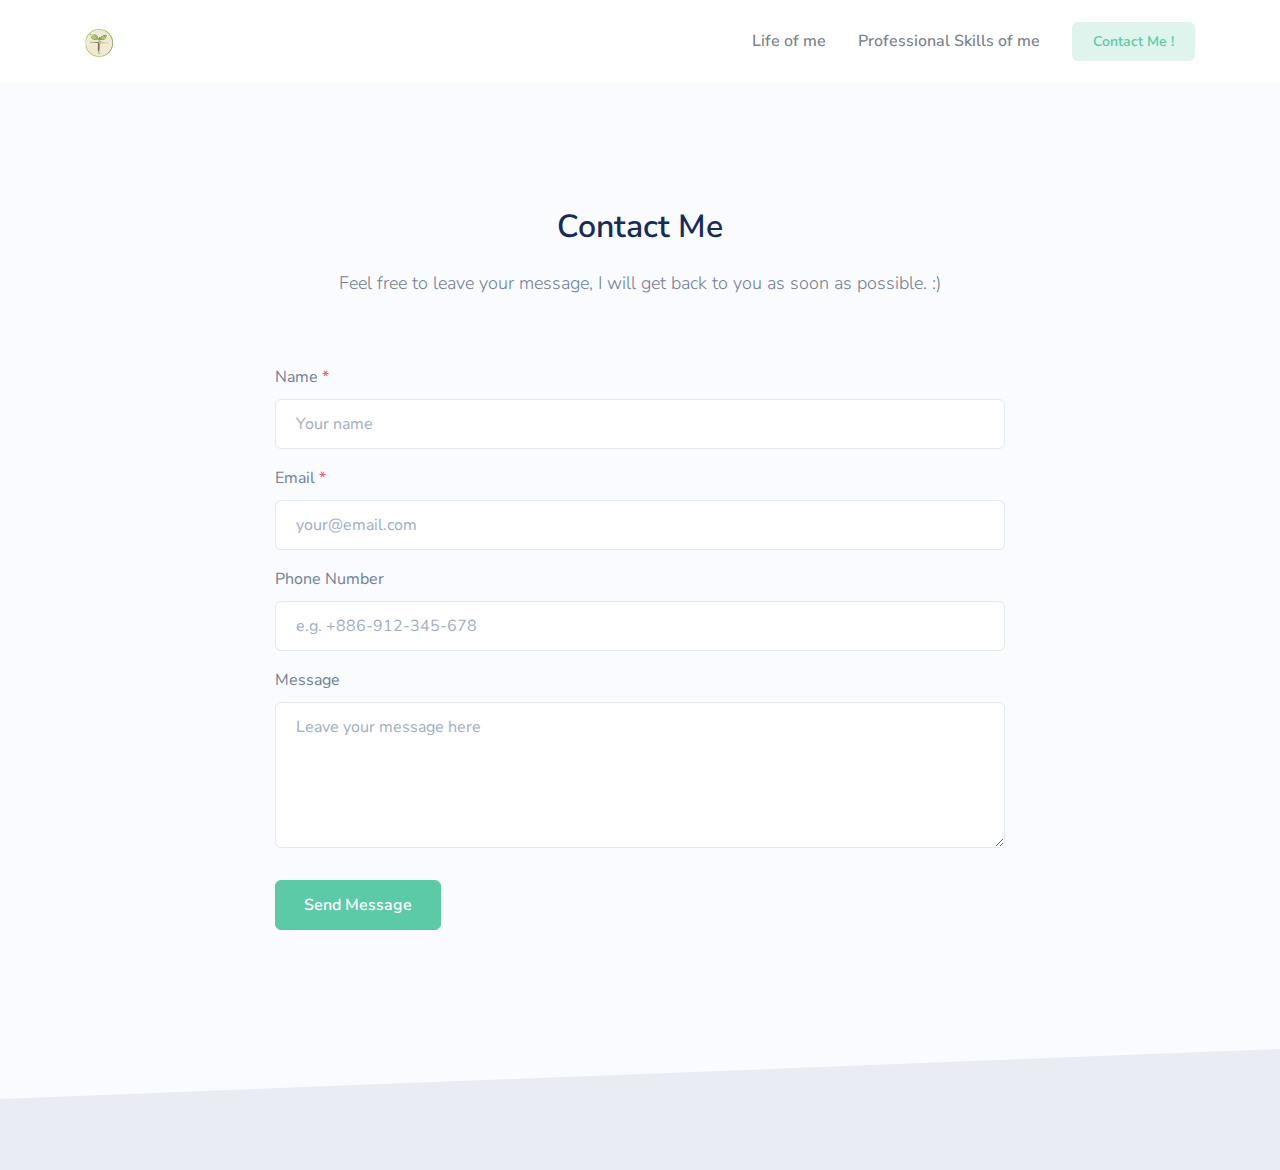
<file: contact.html>
<!DOCTYPE html>
<html lang="en">

<head>
    <meta charset="utf-8">
    <meta name="viewport" content="width=device-width, initial-scale=1, shrink-to-fit=no">
    <meta name="description" content="">
    <meta name="author" content="LouieChiang">
    <title>Contact - Louie Chiang</title>

    <style>
        @keyframes hidePreloader {
            0% { width: 100%; height: 100%; }
            100% { width: 0; height: 0; }
        }
        body > div.preloader {
            position: fixed;
            background: white;
            width: 100%;
            height: 100%;
            z-index: 1071;
            opacity: 0;
            transition: opacity .5s ease;
            overflow: hidden;
            pointer-events: none;
            display: flex;
            align-items: center;
            justify-content: center;
        }
        body:not(.loaded) > div.preloader { opacity: 1; }
        body:not(.loaded) { overflow: hidden; }
        body.loaded > div.preloader { animation: hidePreloader .5s linear .5s forwards; }
    </style>
    <script>
        window.addEventListener("load", function() {
            setTimeout(() => { document.body.classList.add('loaded'); }, 300);
        });
    </script>

    <link rel="icon" href="assets/img/brand/logo_tree.png" type="image/png">
    <link rel="stylesheet" href="assets/libs/@fortawesome/fontawesome-free/css/all.min.css">
    <link rel="stylesheet" href="assets/css/quick-website.css" id="stylesheet">
</head>

<body>

    <div class="preloader">
        <div class="spinner-border text-primary" role="status">
            <span class="sr-only">Loading...</span>
        </div>
    </div>

    <nav class="navbar navbar-expand-lg navbar-light bg-white">
        <div class="container">
            <a class="navbar-brand" href="index.html">
                <img alt="Logo" src="assets/img/brand/logo_tree.png" id="navbar-logo">
            </a>
            <button class="navbar-toggler" type="button" data-toggle="collapse" data-target="#navbarCollapse">
                <span class="navbar-toggler-icon"></span>
            </button>
            <div class="collapse navbar-collapse" id="navbarCollapse">
                <ul class="navbar-nav ml-auto mt-4 mt-lg-0">
                    <li class="nav-item"><a class="nav-link" href="index.html">Life of me</a></li>
                    <li class="nav-item"><a class="nav-link" href="projects.html">Professional Skills of me</a></li>
                </ul>
                <a class="navbar-btn btn btn-sm badge-soft-success d-none d-lg-inline-block ml-3" href="contact.html">Contact Me !</a>
                <div class="d-lg-none text-center mt-2">
                    <a href="contact.html" class="btn btn-block btn-sm btn-warning">Contact Me !</a>
                </div>
            </div>
        </div>
    </nav>

    <section class="slice py-8 bg-section-secondary">
        <div class="container">
            <div class="row justify-content-center mb-5 text-center">
                <div class="col-lg-8">
                    <h2>Contact Me</h2>
                    <p class="lead lh-180 mt-3">Feel free to leave your message, I will get back to you as soon as possible. :)</p>
                </div>
            </div>
            <div class="row justify-content-center">
                <div class="col-lg-8">
                    <form id="contactForm" action="https://spring2025-370230433032.us-central1.run.app" method="post">
                        <div class="form-group">
                            <label for="name">Name <span class="text-danger">*</span></label>
                            <input type="text" class="form-control" id="name"  name="name" placeholder="Your name" required>
                        </div>
                        <div class="form-group">
                            <label for="email">Email <span class="text-danger">*</span></label>
                            <input type="email" class="form-control" id="email" name="email" placeholder="your@email.com" required>
                        </div>
                        <div class="form-group">
                            <label for="phone">Phone Number</label>
                            <input type="tel" class="form-control" id="phone" name="phone" placeholder="e.g. +886-912-345-678">
                        </div>
                        <div class="form-group">
                            <label for="message">Message</label>
                            <textarea class="form-control" id="message" name="message" rows="5" placeholder="Leave your message here"></textarea>
                        </div>
                        <button type="submit" class="btn btn-success mt-3">Send Message</button>
                    </form>
                </div>
            </div>
        </div>
    </section>

    <footer class="position-relative" id="footer-main">
        <div class="footer pt-lg-7 bg-light">
            <div class="shape-container shape-line shape-position-top shape-orientation-inverse bg-light">
                <svg width="2560px" height="100px" viewBox="0 0 2560 100" preserveAspectRatio="none" class="fill-section-secondary">
                    <polygon points="2560 0 2560 100 0 100"></polygon>
                </svg>
            </div>
            <div class="container pt-4"></div>
        </div>
    </footer>

    <!-- JavaScript -->
    <script src="assets/libs/jquery/dist/jquery.min.js"></script>
    <script src="assets/libs/bootstrap/dist/js/bootstrap.bundle.min.js"></script>
    <script src="assets/libs/svg-injector/dist/svg-injector.min.js"></script>
    <script src="assets/libs/feather-icons/dist/feather.min.js"></script>
    <script src="assets/js/quick-website.js"></script>
    <script>
        feather.replace({ width: '1em', height: '1em' });

        document.getElementById('contactForm').addEventListener('submit', function(event) {
            //event.preventDefault();  // 防止表單真的提交

            const name = document.getElementById('name').value.trim();
            const email = document.getElementById('email').value.trim();

            if (!name || !email) {
                alert('Please fill in the required fields.');
            } else {
                alert('Thank you for your message!');
                // this.reset();  // 清空表單
            }
        });
    </script>
</body>
</html>
</file>
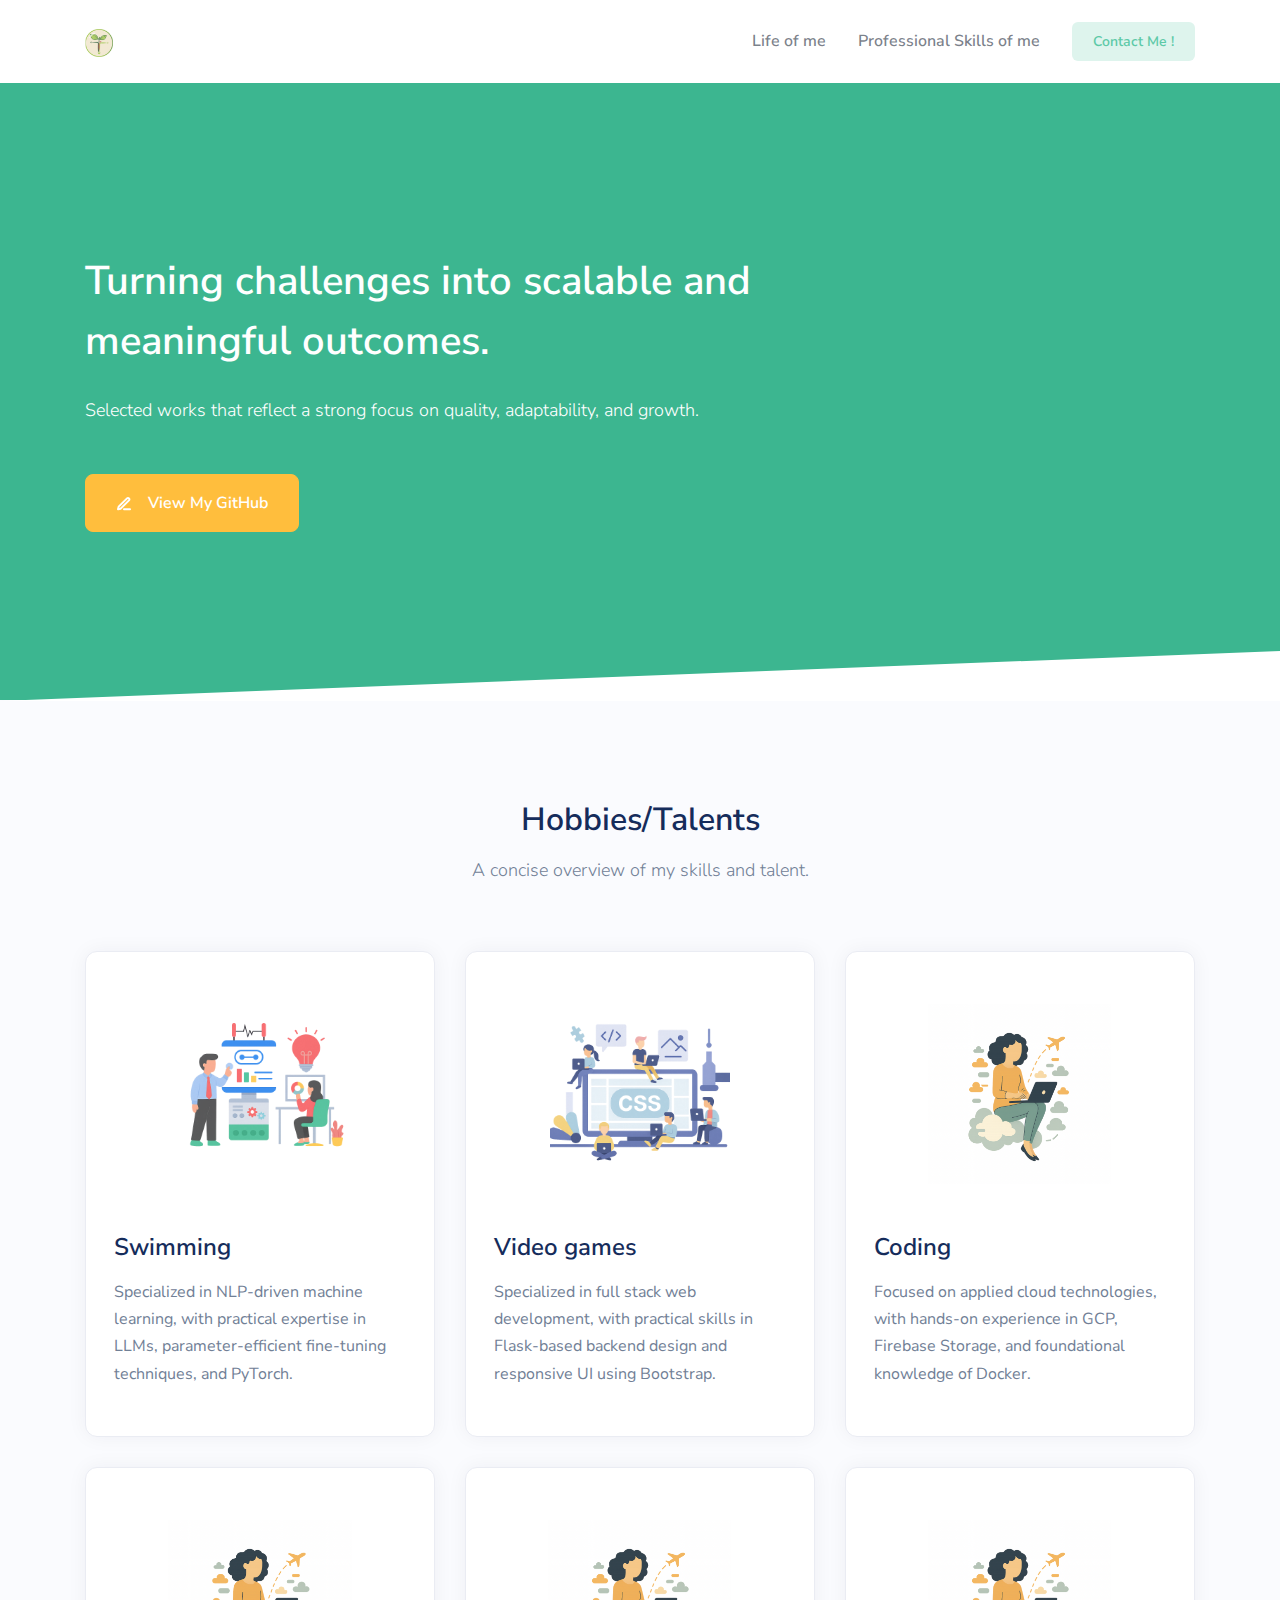
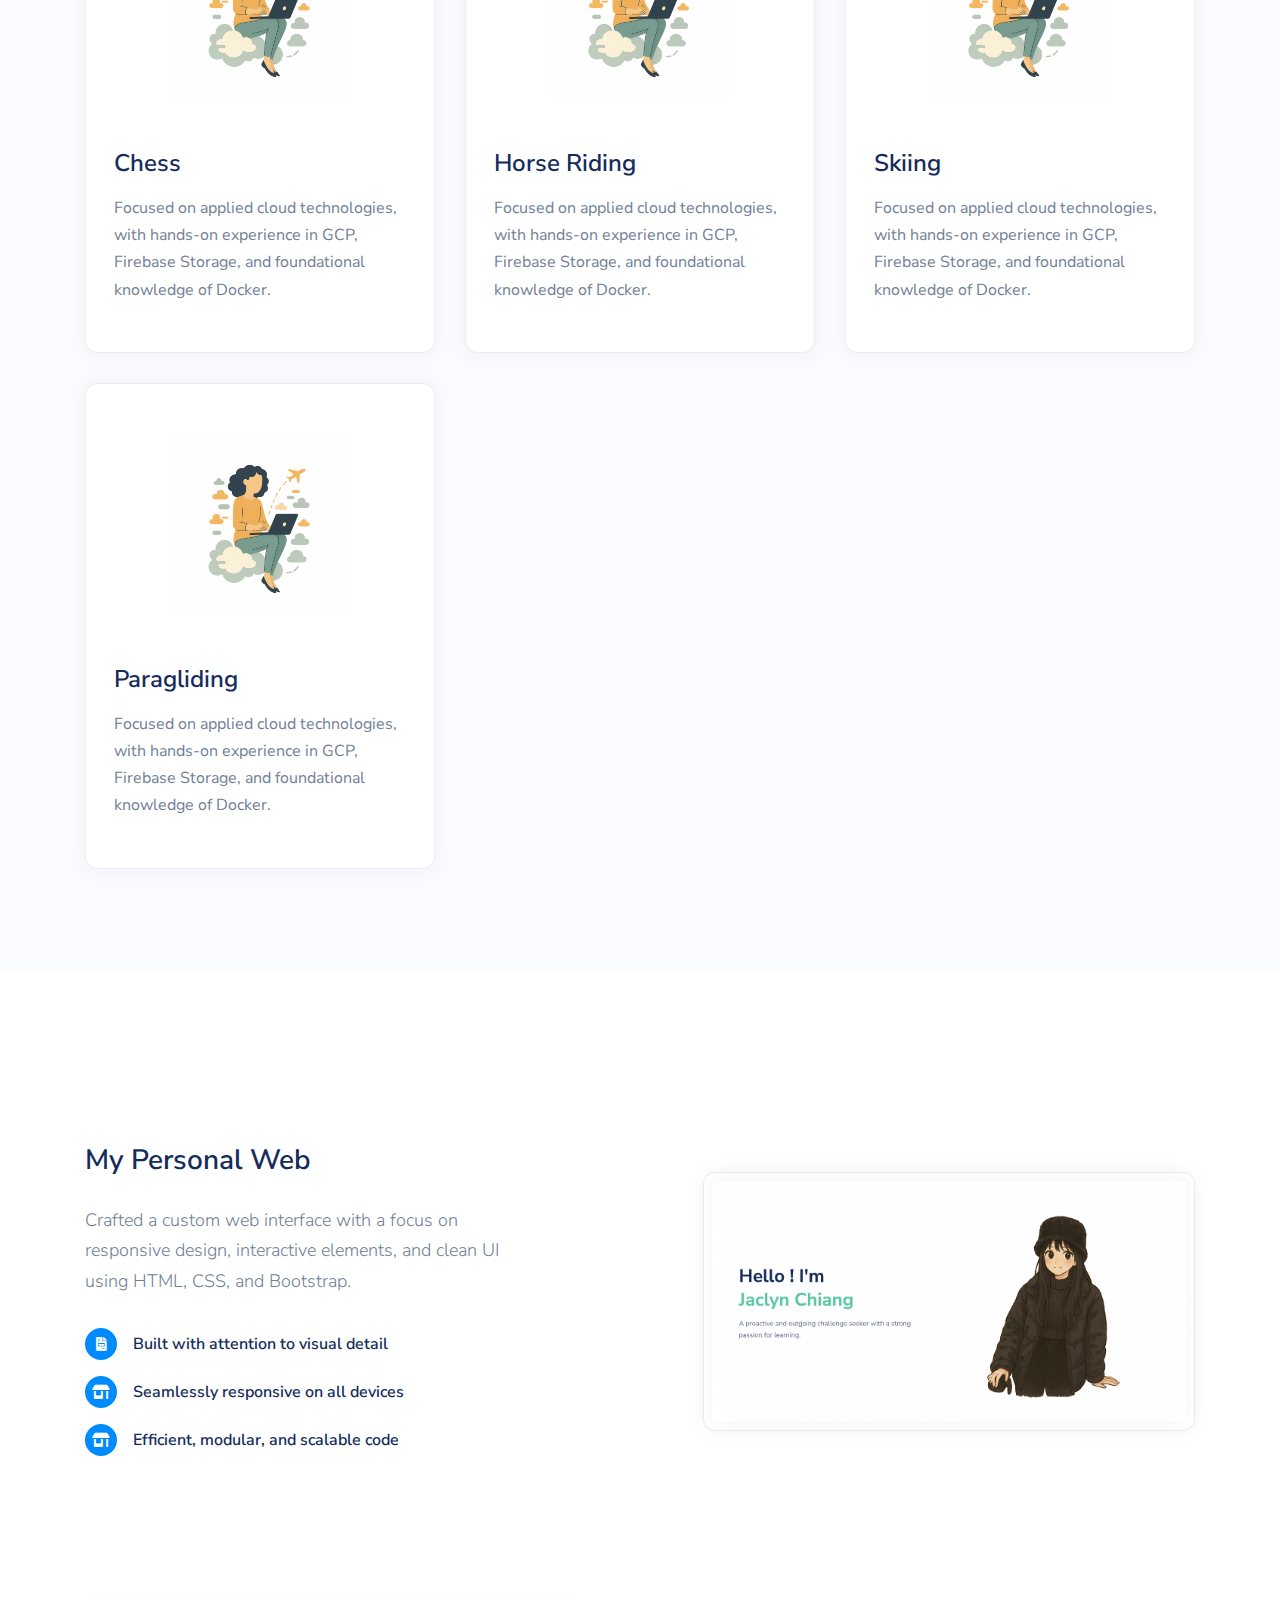
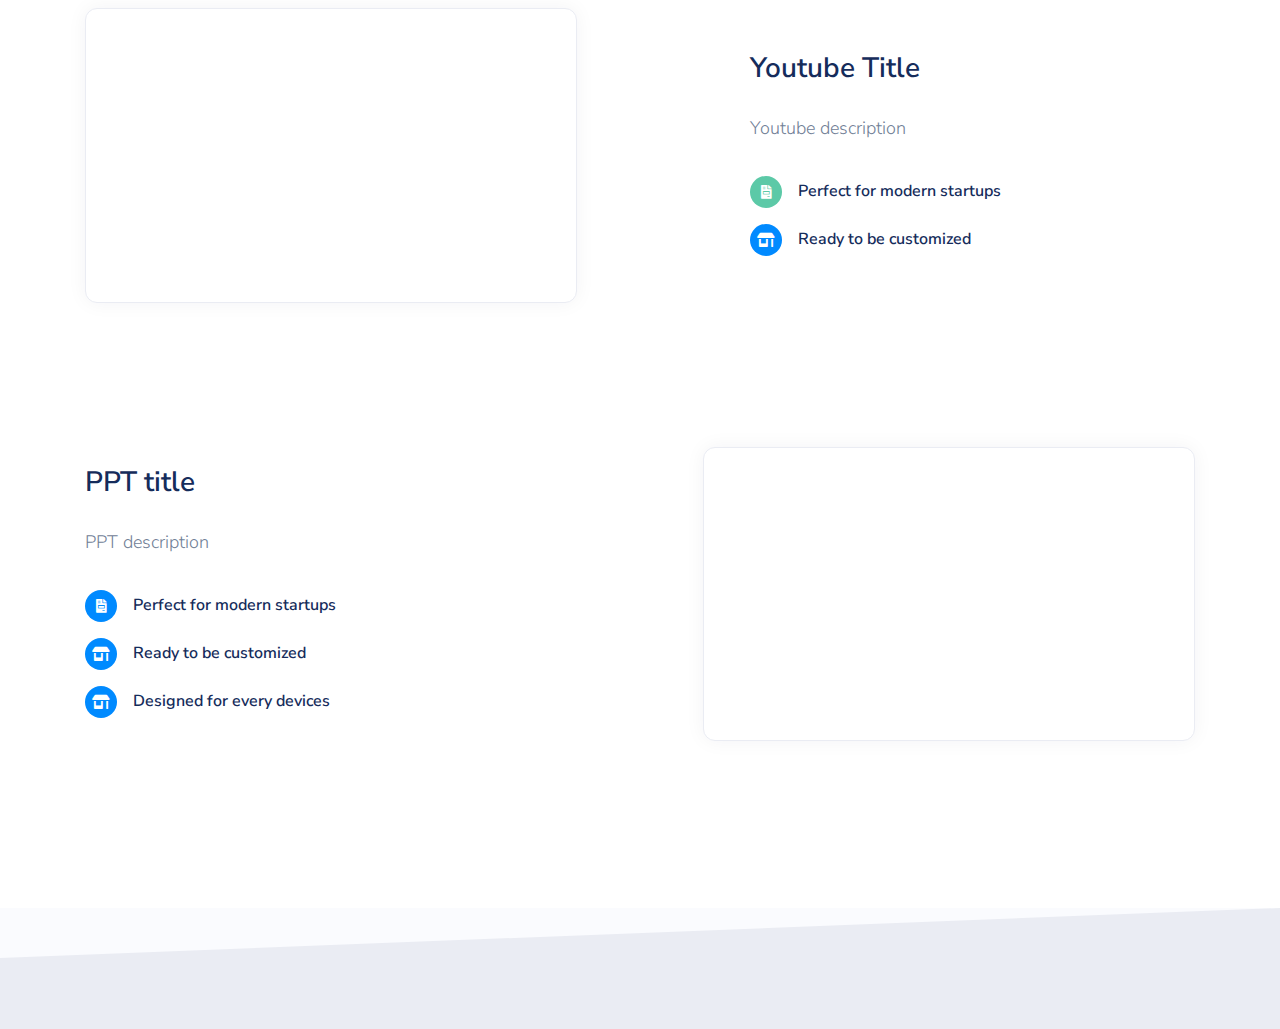
<file: projects.html>
<!DOCTYPE html>
<html lang="en">

<head>
    <meta charset="utf-8">
    <meta name="viewport" content="width=device-width, initial-scale=1, shrink-to-fit=no">
    <meta name="description" content="">
    <meta name="author" content="Webpixels">
    <title>Louie Chiang</title>
    <!-- Preloader -->
    <style>
        @keyframes hidePreloader {
            0% {
                width: 100%;
                height: 100%;
            }

            100% {
                width: 0;
                height: 0;
            }
        }

        body>div.preloader {
            position: fixed;
            background: white;
            width: 100%;
            height: 100%;
            z-index: 1071;
            opacity: 0;
            transition: opacity .5s ease;
            overflow: hidden;
            pointer-events: none;
            display: flex;
            align-items: center;
            justify-content: center;
        }

        body:not(.loaded)>div.preloader {
            opacity: 1;
        }

        body:not(.loaded) {
            overflow: hidden;
        }

        body.loaded>div.preloader {
            animation: hidePreloader .5s linear .5s forwards;
        }
    </style>
    <script>
        window.addEventListener("load", function() {
            setTimeout(function() {
                document.querySelector('body').classList.add('loaded');
            }, 300);
        });
    </script>
    <!-- Favicon -->
    <link rel="icon" href="assets/img/brand/logo_tree.png" type="image/png"><!-- Font Awesome -->
    <link rel="stylesheet" href="assets/libs/@fortawesome/fontawesome-free/css/all.min.css">
    <!-- Quick CSS -->
    <link rel="stylesheet" href="assets/css/quick-website.css" id="stylesheet">
</head>

<body>
    <!-- Preloader -->
    <div class="preloader">
        <div class="spinner-border text-primary" role="status">
            <span class="sr-only">Loading...</span>
        </div>
    </div>
    <div class="modal fade" tabindex="-1" role="dialog" id="modal-cookies" data-backdrop="false" aria-labelledby="modal-cookies" aria-hidden="true">
        <div class="modal-dialog modal-dialog-aside left-4 right-4 bottom-4">
            <div class="modal-content bg-dark-dark">
                <div class="modal-body">
                    <!-- Text -->
                    <p class="text-sm text-white mb-3">
                        We use cookies so that our themes work for you. By using our website, you agree to our use of cookies.
                    </p>
                    <!-- Buttons -->
                    <a href="pages/utility/terms.html" class="btn btn-sm btn-white" target="_blank">Learn more</a>
                    <button type="button" class="btn btn-sm btn-primary mr-2" data-dismiss="modal">OK</button>
                </div>
            </div>
        </div>
    </div>
    <!-- Navbar -->
    <nav class="navbar navbar-expand-lg navbar-light bg-white">
        <div class="container">
            <!-- Brand -->
            <a class="navbar-brand" href="index.html">
                <img alt="Image placeholder" src="assets/img/brand/logo_tree.png" id="navbar-logo">
            </a>
            <!-- Toggler -->
            <button class="navbar-toggler" type="button" data-toggle="collapse" data-target="#navbarCollapse" aria-controls="navbarCollapse" aria-expanded="false" aria-label="Toggle navigation">
                <span class="navbar-toggler-icon"></span>
            </button>
            <!-- Collapse -->
            <div class="collapse navbar-collapse" id="navbarCollapse">
                <ul class="navbar-nav mt-4 mt-lg-0 ml-auto">
                    <li class="nav-item ">
                        <a class="nav-link" href="index.html">Life of me</a>
                    </li>
                    <li class="nav-item dropdown dropdown-animate" data-toggle="hover">
                        <a class="nav-link" href="#" role="button" data-toggle="dropdown" aria-haspopup="true" aria-expanded="false">Professional Skills of me</a>
                        <div class="dropdown-menu dropdown-menu-single">
                            <a href="projects.html" class="dropdown-item">Back to top</a>
                            <a href="#skill-section" class="dropdown-item">Skills</a>
                            <a href="#project-section" class="dropdown-item">Projects</a>
                        </div>
                    </li>
                </ul>
                <!-- Button -->
                <a class="navbar-btn btn btn-sm badge-soft-success d-none d-lg-inline-block ml-3" href="contact.html">
                    Contact Me !
                </a>
                <!-- Mobile button -->
                <div class="d-lg-none text-center">
                    <a href="contact.html" class="btn btn-block btn-sm btn-warning">Contact Me !</a>
                </div>
            </div>
        </div>
    </nav>
    <!-- Main content -->
    <section class="slice py-8 bg-dark-success">
        <div class="container py-5">
            <div class="row row-grid align-items-center">
                <div class="col-lg-8 text-center text-lg-left">
                    <!-- Heading -->
                    <h1 class="text-white mb-4">
                        Turning challenges into scalable and meaningful outcomes.
                    </h1>
                    <!-- Text -->
                    <p class="lead text-white opacity-8">
                        Selected works that reflect a strong focus on quality, adaptability, and growth.
                    </p>
                    <!-- Buttons -->
                    <div class="mt-5">
                        <a href="https://github.com/louie1x/" class="btn btn-warning btn-lg btn-icon">
                            <span class="btn-inner--icon">
                                <i data-feather="edit-3"></i>
                            </span>
                            <span class="btn-inner--text">View My GitHub</span>
                        </a>
                    </div>
                </div>
            </div>
        </div>
        <!-- SVG separator -->
        <div class="shape-container shape-line shape-position-bottom">
            <svg width="2560px" height="100px" xmlns="http://www.w3.org/2000/svg" xmlns:xlink="http://www.w3.org/1999/xlink" preserveAspectRatio="none" x="0px" y="0px" viewBox="0 0 2560 100" style="enable-background:new 0 0 2560 100;" xml:space="preserve" class="">
                <polygon points="2560 0 2560 100 0 100"></polygon>
            </svg>
        </div>
    </section>
    
    <section class="slice slice-lg pt-lg-6 pb-0 pb-lg-6 bg-section-secondary">
        <div class="container">
            <!-- Title -->
            <!-- Section title -->
            <div id="skill-section" class="row mb-5 justify-content-center text-center">
                <div class="col-lg-6">
                    <h2 class=" mt-4">Hobbies/Talents</h2>
                    <div class="mt-2">
                        <p class="lead lh-180">A concise overview of my skills and talent.</p>
                    </div>
                </div>
            </div>
            <!-- Card -->
            <div class="row mt-4">
                <div class="col-md-4">
                    <div class="card">
                        <div class="card-body pb-5">
                            <div class="pt-4 pb-5">
                                <img src="assets/img/machineLearning.png" class="img-fluid img-center" style="height: 180px;" alt="Illustration" />
                            </div>
                            <h5 class="h4 lh-130 mb-3">Swimming</h5>
                            <p class="text-muted mb-0">Specialized in NLP-driven machine learning, with practical expertise in LLMs, parameter-efficient fine-tuning techniques, and PyTorch.</p>
                        </div>
                    </div>
                </div>
                <div class="col-md-4">
                    <div class="card">
                        <div class="card-body pb-5">
                            <div class="pt-4 pb-5">
                                <img src="assets/img/fullStack.png" class="img-fluid img-center" style="height: 180px;" alt="Illustration" />
                            </div>
                            <h5 class="h4 lh-130 mb-3">Video games</h5>
                            <p class="text-muted mb-0">Specialized in full stack web development, with practical skills in Flask-based backend design and responsive UI using Bootstrap.</p>
                        </div>
                    </div>
                </div>
                <div class="col-md-4">
                    <div class="card">
                        <div class="card-body pb-5">
                            <div class="pt-4 pb-5">
                                <img src="assets/img/cloudComputing.png" class="img-fluid img-center" style="height: 180px;" alt="Illustration" />
                            </div>
                            <h5 class="h4 lh-130 mb-3">Coding</h5>
                            <p class="text-muted mb-0">Focused on applied cloud technologies, with hands-on experience in GCP, Firebase Storage, and foundational knowledge of Docker.</p>
                        </div>
                    </div>
                </div>
                <div class="col-md-4">
                    <div class="card">
                        <div class="card-body pb-5">
                            <div class="pt-4 pb-5">
                                <img src="assets/img/cloudComputing.png" class="img-fluid img-center" style="height: 180px;" alt="Illustration" />
                            </div>
                            <h5 class="h4 lh-130 mb-3">Chess</h5>
                            <p class="text-muted mb-0">Focused on applied cloud technologies, with hands-on experience in GCP, Firebase Storage, and foundational knowledge of Docker.</p>
                        </div>
                    </div>
                </div>
                <div class="col-md-4">
                    <div class="card">
                        <div class="card-body pb-5">
                            <div class="pt-4 pb-5">
                                <img src="assets/img/cloudComputing.png" class="img-fluid img-center" style="height: 180px;" alt="Illustration" />
                            </div>
                            <h5 class="h4 lh-130 mb-3">Horse Riding</h5>
                            <p class="text-muted mb-0">Focused on applied cloud technologies, with hands-on experience in GCP, Firebase Storage, and foundational knowledge of Docker.</p>
                        </div>
                    </div>
                </div>
                <div class="col-md-4">
                    <div class="card">
                        <div class="card-body pb-5">
                            <div class="pt-4 pb-5">
                                <img src="assets/img/cloudComputing.png" class="img-fluid img-center" style="height: 180px;" alt="Illustration" />
                            </div>
                            <h5 class="h4 lh-130 mb-3">Skiing</h5>
                            <p class="text-muted mb-0">Focused on applied cloud technologies, with hands-on experience in GCP, Firebase Storage, and foundational knowledge of Docker.</p>
                        </div>
                    </div>
                </div>
                <div class="col-md-4">
                    <div class="card">
                        <div class="card-body pb-5">
                            <div class="pt-4 pb-5">
                                <img src="assets/img/cloudComputing.png" class="img-fluid img-center" style="height: 180px;" alt="Illustration" />
                            </div>
                            <h5 class="h4 lh-130 mb-3">Paragliding</h5>
                            <p class="text-muted mb-0">Focused on applied cloud technologies, with hands-on experience in GCP, Firebase Storage, and foundational knowledge of Docker.</p>
                        </div>
                    </div>
                </div>
            </div>
        </div>
    </section>
    <section id="project-section" class="slice slice-lg">
        <div class="container">
            <div class="py-6">
                <div class="row row-grid justify-content-between align-items-center">
                    <div class="col-lg-5">
                        <h5 class="h3">My Personal Web</h5>
                        <p class="lead my-4">
                            Crafted a custom web interface with a focus on responsive design, interactive elements, and clean UI using HTML, CSS, and Bootstrap.
                        </p>
                        <ul class="list-unstyled mb-0">
                            <li class="py-2">
                                <div class="d-flex align-items-center">
                                    <div>
                                        <div class="icon icon-shape bg-primary text-white icon-sm rounded-circle mr-3">
                                            <i class="fas fa-file-invoice"></i>
                                        </div>
                                    </div>
                                    <div>
                                        <span class="h6 mb-0">Built with attention to visual detail</span>
                                    </div>
                                </div>
                            </li>
                            <li class="py-2">
                                <div class="d-flex align-items-center">
                                    <div>
                                        <div class="icon icon-shape bg-primary text-white icon-sm rounded-circle mr-3">
                                            <i class="fas fa-store-alt"></i>
                                        </div>
                                    </div>
                                    <div>
                                        <span class="h6 mb-0">Seamlessly responsive on all devices</span>
                                    </div>
                                </div>
                            </li>
                            <li class="py-2">
                                <div class="d-flex align-items-center">
                                    <div>
                                        <div class="icon icon-shape bg-primary text-white icon-sm rounded-circle mr-3">
                                            <i class="fas fa-store-alt"></i>
                                        </div>
                                    </div>
                                    <div>
                                        <span class="h6 mb-0">Efficient, modular, and scalable code</span>
                                    </div>
                                </div>
                            </li>
                        </ul>
                    </div>
                    <div class="col-lg-6">
                        <div class="card mb-0 ml-lg-5">
                            <div class="card-body p-2">
                                <img alt="Image placeholder" src="assets/img/myWeb.png" class="img-fluid shadow rounded">
                            </div>
                        </div>
                    </div>
                </div>
            </div>
            <div class="py-6">
                <div class="row row-grid justify-content-between align-items-center">
                    <div class="col-lg-5 order-lg-2">
                        <h5 class="h3">Youtube Title</h5>
                        <p class="lead my-4">
                            Youtube description
                        </p>
                        <ul class="list-unstyled mb-0">
                            <li class="py-2">
                                <div class="d-flex align-items-center">
                                    <div>
                                        <div class="icon icon-shape bg-success text-white icon-sm rounded-circle mr-3">
                                            <i class="fas fa-file-invoice"></i>
                                        </div>
                                    </div>
                                    <div>
                                        <span class="h6 mb-0">Perfect for modern startups</span>
                                    </div>
                                </div>
                            </li>
                            <li class="py-2">
                                <div class="d-flex align-items-center">
                                    <div>
                                        <div class="icon icon-shape bg-primary text-white icon-sm rounded-circle mr-3">
                                            <i class="fas fa-store-alt"></i>
                                        </div>
                                    </div>
                                    <div>
                                        <span class="h6 mb-0">Ready to be customized</span>
                                    </div>
                                </div>
                            </li>
                        </ul>
                    </div>
                    <div class="col-lg-6 order-lg-1">
                        <div class="card mb-0 mr-lg-5">
                            <div class="card-body p-2">
                                <iframe width="475" height="267" src="https://www.youtube.com/embed/dwFTrJ4GkiE"></iframe>
                            </div>
                        </div>
                    </div>
                </div>
            </div>
            <div class="py-6">
                <div class="row row-grid justify-content-between align-items-center">
                    <div class="col-lg-5">
                        <h5 class="h3">PPT title</h5>
                        <p class="lead my-4">
                            PPT description
                        </p>
                        <ul class="list-unstyled mb-0">
                            <li class="py-2">
                                <div class="d-flex align-items-center">
                                    <div>
                                        <div class="icon icon-shape bg-primary text-white icon-sm rounded-circle mr-3">
                                            <i class="fas fa-file-invoice"></i>
                                        </div>
                                    </div>
                                    <div>
                                        <span class="h6 mb-0">Perfect for modern startups</span>
                                    </div>
                                </div>
                            </li>
                            <li class="py-2">
                                <div class="d-flex align-items-center">
                                    <div>
                                        <div class="icon icon-shape bg-primary text-white icon-sm rounded-circle mr-3">
                                            <i class="fas fa-store-alt"></i>
                                        </div>
                                    </div>
                                    <div>
                                        <span class="h6 mb-0">Ready to be customized</span>
                                    </div>
                                </div>
                            </li>
                            <li class="py-2">
                                <div class="d-flex align-items-center">
                                    <div>
                                        <div class="icon icon-shape bg-primary text-white icon-sm rounded-circle mr-3">
                                            <i class="fas fa-store-alt"></i>
                                        </div>
                                    </div>
                                    <div>
                                        <span class="h6 mb-0">Designed for every devices</span>
                                    </div>
                                </div>
                            </li>
                        </ul>
                    </div>
                    <div class="col-lg-6">
                        <div class="card mb-0 ml-lg-5">
                            <div class="card-body p-2">
                                <iframe src="https://docs.google.com/presentation/d/e/2PACX-1vSQAMDJq3paPi3BtMQtOaDHQVU275et1w_pD8xRjJn6ej6JLi8mw8pQSOxwWvNl7A/embed?start=true&loop=false&delayms=3000" frameborder="0" width="475" height="267" allowfullscreen="true" mozallowfullscreen="true" webkitallowfullscreen="true"></iframe>
                            </div>
                        </div>
                    </div>
                </div>
            </div>
        </div>
    </section>
    <footer class="position-relative" id="footer-main">
        <div class="footer pt-lg-7 bg-light">
            <!-- SVG shape -->
            <div class="shape-container shape-line shape-position-top shape-orientation-inverse bg-light">
                <svg width="2560px" height="100px" xmlns="http://www.w3.org/2000/svg" xmlns:xlink="http://www.w3.org/1999/xlink" preserveAspectRatio="none" x="0px" y="0px" viewBox="0 0 2560 100" style="enable-background:new 0 0 2560 100;" xml:space="preserve" class=" fill-section-secondary">
                    <polygon points="2560 0 2560 100 0 100"></polygon>
                </svg>
            </div>
            <!-- Footer -->
            <div class="container pt-4">
            </div>
        </div>
    </footer>
    <!-- Core JS  -->
    <script src="assets/libs/jquery/dist/jquery.min.js"></script>
    <script src="assets/libs/bootstrap/dist/js/bootstrap.bundle.min.js"></script>
    <script src="assets/libs/svg-injector/dist/svg-injector.min.js"></script>
    <script src="assets/libs/feather-icons/dist/feather.min.js"></script>
    <!-- Quick JS -->
    <script src="assets/js/quick-website.js"></script>
    <!-- Feather Icons -->
    <script>
        feather.replace({
            'width': '1em',
            'height': '1em'
        })
    </script>
</body>

</html>
</file>
